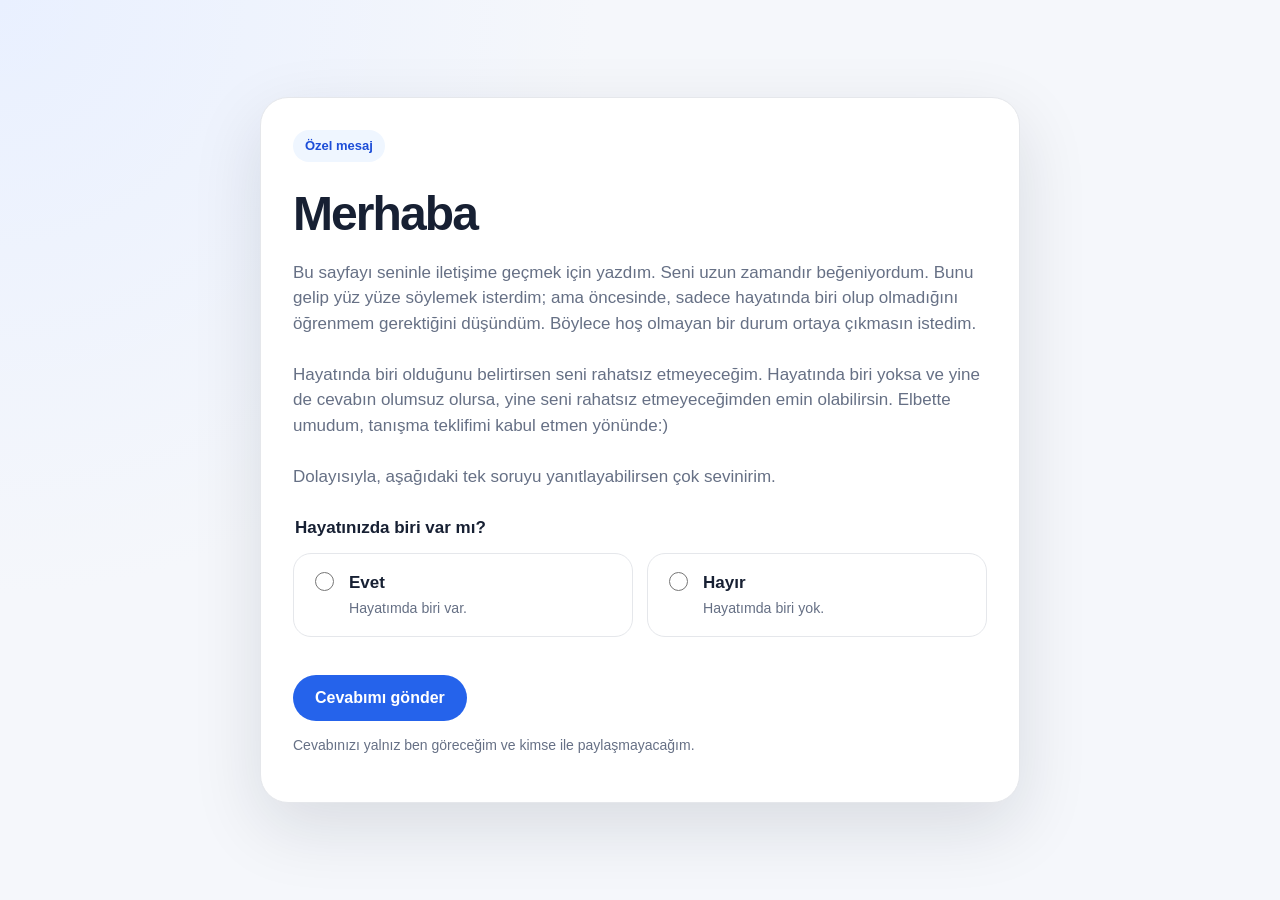
<file: index.html>
<!DOCTYPE html>
<html lang="tr">
<head>
  <meta charset="UTF-8" />
  <meta name="viewport" content="width=device-width, initial-scale=1.0" />
  <meta name="description" content="Kısa bir tanışma mesajı ve tek soruluk cevap formu." />
  <title>Kısa Bir Mesaj</title>
  <link rel="stylesheet" href="assets/styles.css" />
</head>
<body>
  <main class="page">
    <section class="card" aria-labelledby="page-title">
      <div class="badge">Özel mesaj</div>
      <h1 id="page-title">Merhaba</h1>
      <p class="intro">
        Bu sayfayı seninle iletişime geçmek için yazdım. Seni uzun zamandır beğeniyordum.
        Bunu gelip yüz yüze söylemek isterdim; ama öncesinde, sadece hayatında biri olup olmadığını
        öğrenmem gerektiğini düşündüm. Böylece hoş olmayan bir durum ortaya çıkmasın istedim.
        <br /><br />
        Hayatında biri olduğunu belirtirsen seni rahatsız etmeyeceğim. Hayatında biri yoksa ve yine de
        cevabın olumsuz olursa, yine seni rahatsız etmeyeceğimden emin olabilirsin. Elbette umudum,
        tanışma teklifimi kabul etmen yönünde:)
        <br /><br />
        Dolayısıyla, aşağıdaki tek soruyu yanıtlayabilirsen çok sevinirim.
      </p>

      <form id="surveyForm" method="POST" target="hiddenFrame" novalidate>
        <input type="text" class="website-field" name="website" tabindex="-1" autocomplete="off" aria-hidden="true" />

        <div class="field">
          <fieldset>
            <legend>Hayatınızda biri var mı?</legend>
            <div class="choice-grid">
              <label class="choice-card">
                <input type="radio" name="relationshipStatus" value="Hayatımda biri var" required />
                <span>
                  <strong>Evet</strong>
                  <small>Hayatımda biri var.</small>
                </span>
              </label>

              <label class="choice-card">
                <input type="radio" name="relationshipStatus" value="Hayatımda biri yok" required />
                <span>
                  <strong>Hayır</strong>
                  <small>Hayatımda biri yok.</small>
                </span>
              </label>
            </div>
          </fieldset>
        </div>

        <input type="hidden" id="submittedAt" name="submittedAt" />
        <input type="hidden" id="pageUrl" name="pageUrl" />
        <input type="hidden" id="userAgent" name="userAgent" />
        <input type="hidden" id="timeZone" name="timeZone" />

        <div class="actions">
          <button class="primary-btn" type="submit">Cevabımı gönder</button>
          <button class="dark-btn hidden" type="button" id="chatButton">Benimle iletişime geç</button>
        </div>

        <p class="helper-text">
          Cevabınızı yalnız ben göreceğim ve kimse ile paylaşmayacağım.
        </p>

        <div id="statusBox" class="status hidden" role="status" aria-live="polite"></div>
      </form>

      <iframe name="hiddenFrame" title="Hidden form submission frame" class="hidden-frame"></iframe>

    </section>
  </main>

  <script>
    window.SURVEY_CONFIG = {
      // 1) Replace this after deploying Google Apps Script as a Web App.
      googleAppsScriptUrl: "https://script.google.com/macros/s/AKfycbwp5qUxGXv_vlw2IL_1O-CmN7vJeRi9qkmHJLS77qxZc27FJgSsnvKLVhIbrtheYKyg/exec",

      // 2) Replace this with only the src URL from your Tawk.to widget code.
      // Example format: https://embed.tawk.to/PROPERTY_ID/WIDGET_ID
      tawkScriptUrl: "https://embed.tawk.to/6a04a60e1ba64a1c35e55117/1joh2ha8l"
    };
  </script>
  <script src="assets/app.js"></script>
</body>
</html>
</file>
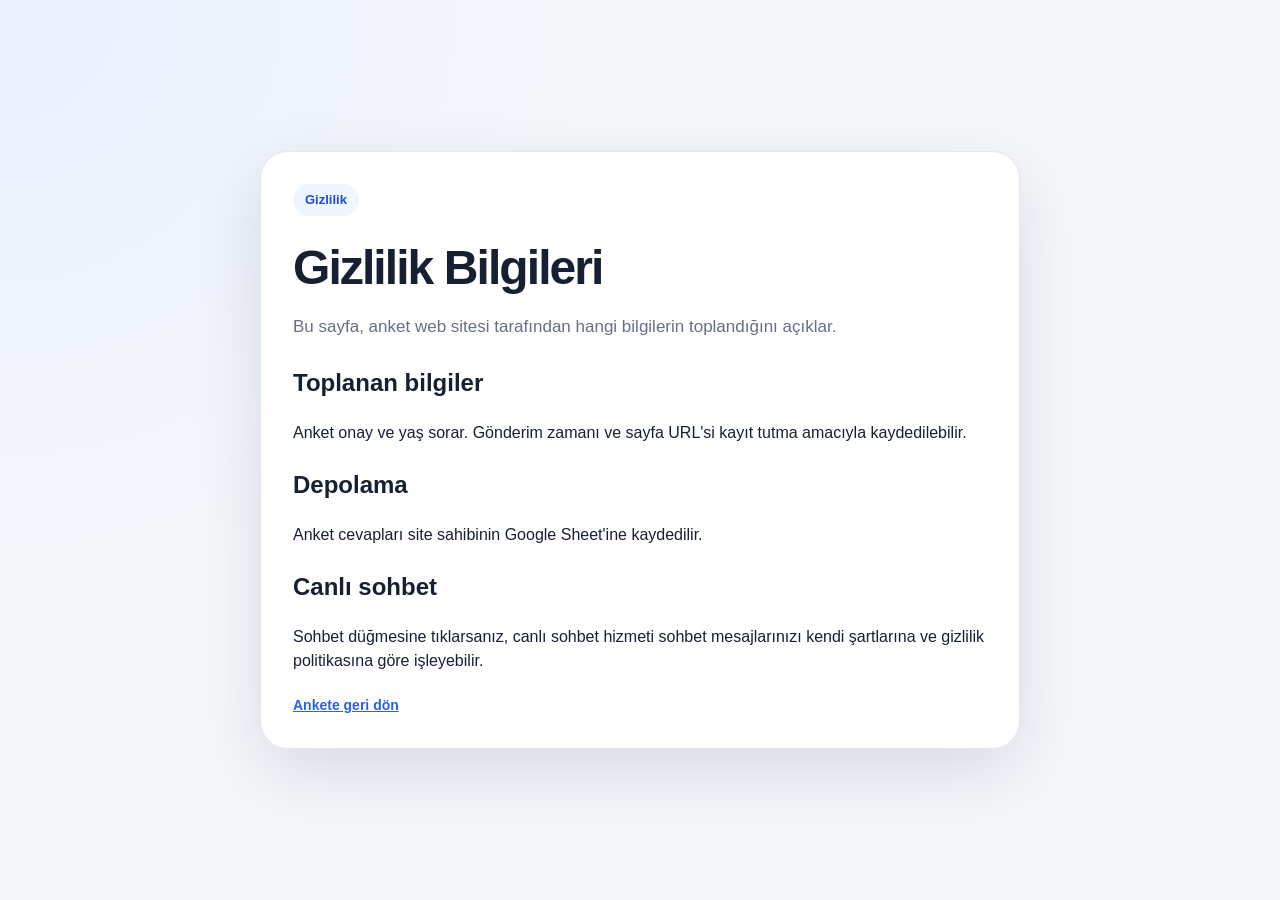
<file: privacy.html>
<!DOCTYPE html>
<html lang="tr">
<head>
  <meta charset="UTF-8" />
  <meta name="viewport" content="width=device-width, initial-scale=1.0" />
  <title>Gizlilik Bilgileri</title>
  <link rel="stylesheet" href="assets/styles.css" />
</head>
<body>
  <main class="page">
    <section class="card">
      <div class="badge">Gizlilik</div>
      <h1>Gizlilik Bilgileri</h1>
      <p class="intro">
        Bu sayfa, anket web sitesi tarafından hangi bilgilerin toplandığını açıklar.
      </p>

      <div class="field">
        <h2>Toplanan bilgiler</h2>
        <p>Anket onay ve yaş sorar. Gönderim zamanı ve sayfa URL'si kayıt tutma amacıyla kaydedilebilir.</p>
      </div>

      <div class="field">
        <h2>Depolama</h2>
        <p>Anket cevapları site sahibinin Google Sheet'ine kaydedilir.</p>
      </div>

      <div class="field">
        <h2>Canlı sohbet</h2>
        <p>Sohbet düğmesine tıklarsanız, canlı sohbet hizmeti sohbet mesajlarınızı kendi şartlarına ve gizlilik politikasına göre işleyebilir.</p>
      </div>

      <p class="privacy-note"><a href="index.html">Ankete geri dön</a></p>
    </section>
  </main>
</body>
</html>
</file>
<file: assets/styles.css>
:root {
  --bg: #f5f7fb;
  --bg-2: #e9f0ff;
  --card: #ffffff;
  --text: #172033;
  --muted: #667085;
  --primary: #2563eb;
  --primary-dark: #1d4ed8;
  --border: #e5e7eb;
  --success-bg: #ecfdf3;
  --success: #067647;
  --error-bg: #fef2f2;
  --error: #b42318;
  --shadow: 0 24px 70px rgba(15, 23, 42, 0.12);
}

* {
  box-sizing: border-box;
}

body {
  margin: 0;
  font-family: Arial, Helvetica, sans-serif;
  background:
    radial-gradient(circle at top left, var(--bg-2) 0, transparent 38%),
    var(--bg);
  color: var(--text);
  line-height: 1.5;
}

.page {
  min-height: 100vh;
  display: flex;
  align-items: center;
  justify-content: center;
  padding: 24px;
}

.card {
  width: 100%;
  max-width: 760px;
  background: var(--card);
  border: 1px solid var(--border);
  border-radius: 28px;
  box-shadow: var(--shadow);
  padding: 32px;
}

.badge {
  display: inline-flex;
  align-items: center;
  border-radius: 999px;
  padding: 6px 12px;
  background: #eff6ff;
  color: #1d4ed8;
  font-size: 13px;
  font-weight: 700;
  margin-bottom: 16px;
}

h1 {
  margin: 0 0 10px;
  font-size: clamp(32px, 5vw, 48px);
  letter-spacing: -0.04em;
}

.intro {
  margin: 0 0 26px;
  color: var(--muted);
  font-size: 17px;
}

.field {
  margin: 22px 0;
}

fieldset {
  border: 0;
  padding: 0;
  margin: 0;
}

legend,
label {
  display: block;
  font-size: 17px;
  font-weight: 700;
  margin-bottom: 12px;
}

.choice-grid {
  display: grid;
  grid-template-columns: 1fr 1fr;
  gap: 14px;
}

.choice-card {
  display: flex;
  gap: 12px;
  align-items: flex-start;
  padding: 16px;
  border: 1px solid var(--border);
  border-radius: 18px;
  cursor: pointer;
  transition: border-color 0.18s ease, background 0.18s ease, transform 0.18s ease;
}

.choice-card:hover {
  border-color: var(--primary);
  background: #f8fbff;
  transform: translateY(-1px);
}

.choice-card input {
  width: 19px;
  height: 19px;
  margin-top: 2px;
}

.choice-card small {
  display: block;
  margin-top: 3px;
  color: var(--muted);
  font-weight: 400;
}

input[type="number"] {
  width: 100%;
  border: 1px solid var(--border);
  border-radius: 16px;
  padding: 15px 16px;
  font-size: 16px;
  outline: none;
  transition: border-color 0.18s ease, box-shadow 0.18s ease;
}

input[type="number"]:focus {
  border-color: var(--primary);
  box-shadow: 0 0 0 4px rgba(37, 99, 235, 0.12);
}

.actions {
  display: flex;
  flex-wrap: wrap;
  gap: 12px;
  margin-top: 26px;
  align-items: center;
}

button {
  appearance: none;
  border: 0;
  border-radius: 999px;
  padding: 14px 22px;
  font-size: 16px;
  font-weight: 700;
  cursor: pointer;
  transition: transform 0.18s ease, background 0.18s ease, opacity 0.18s ease;
}

button:hover {
  transform: translateY(-1px);
}

button:disabled {
  opacity: 0.55;
  cursor: not-allowed;
  transform: none;
}

.primary-btn {
  background: var(--primary);
  color: #ffffff;
}

.primary-btn:hover {
  background: var(--primary-dark);
}

.dark-btn {
  background: #111827;
  color: #ffffff;
}

.dark-btn:hover {
  background: #000000;
}

.helper-text,
.privacy-note {
  color: var(--muted);
  font-size: 14px;
}

.privacy-note {
  margin-bottom: 0;
}

.privacy-note a {
  color: var(--primary);
  font-weight: 700;
}

.status {
  margin-top: 18px;
  padding: 14px;
  border-radius: 16px;
  font-weight: 700;
}

.status.success {
  background: var(--success-bg);
  color: var(--success);
}

.status.error {
  background: var(--error-bg);
  color: var(--error);
}

.hidden,
.hidden-frame,
.website-field {
  display: none !important;
}

@media (max-width: 620px) {
  .page {
    padding: 14px;
  }

  .card {
    padding: 22px;
    border-radius: 22px;
  }

  .choice-grid {
    grid-template-columns: 1fr;
  }
}
</file>
